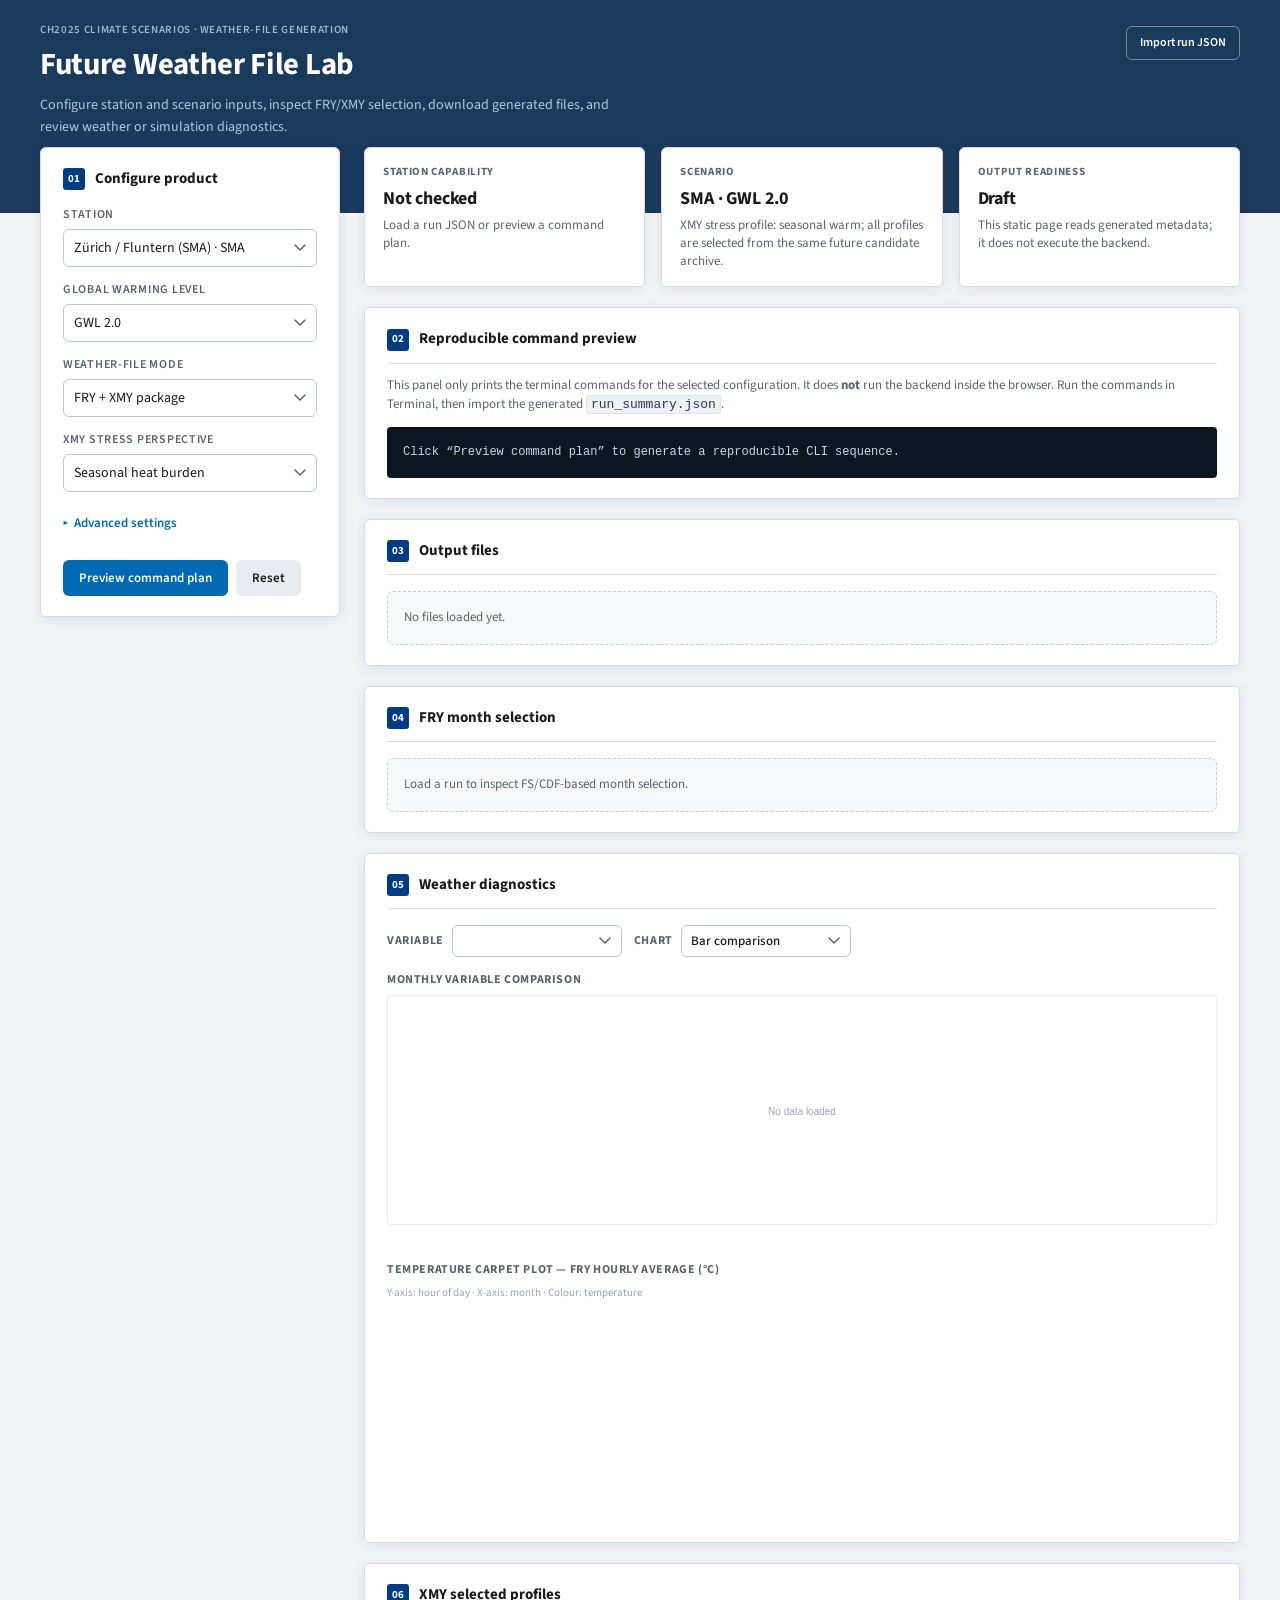
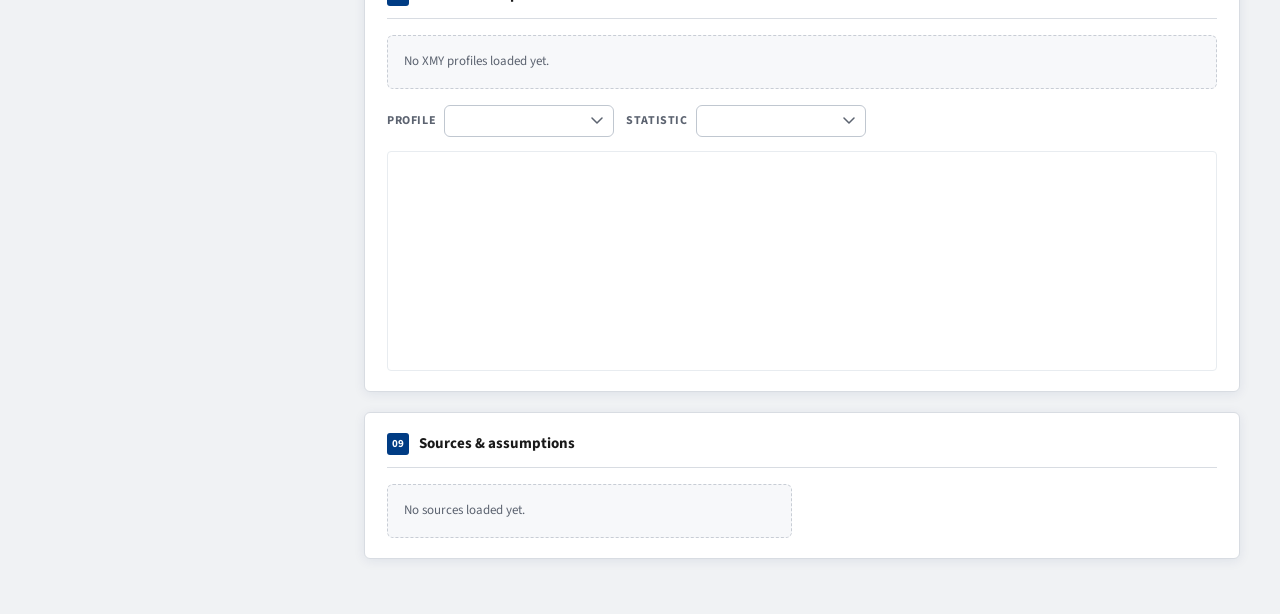
<file: frontend/index.html>
<!doctype html>
<html lang="en">
<head>
  <meta charset="utf-8" />
  <meta name="viewport" content="width=device-width, initial-scale=1" />
  <title>CH2025 Future Weather File Lab</title>
  <link rel="stylesheet" href="styles.css" />
</head>
<body>
  <div id="chartTooltip" class="chart-tooltip" hidden></div>

  <header class="hero hero-compact">
    <div>
      <p class="eyebrow">CH2025 Climate scenarios · Weather-file generation</p>
      <h1><strong>Future Weather File Lab</strong></h1>
      <p class="hero-copy">Configure station and scenario inputs, inspect FRY/XMY selection, download generated files, and review weather or simulation diagnostics.</p>
    </div>
    <div class="hero-actions">
      <label class="button button-outline file-label">
        Import run JSON
        <input id="jsonInput" type="file" accept="application/json" />
      </label>
    </div>
  </header>

  <main class="app-shell">
    <aside class="config-panel">
      <section class="card sticky-card">
        <div class="card-header no-rule"><span class="step">01</span><h2>Configure product</h2></div>

        <label class="field"><span class="field-label">Station</span><select id="stationSelect">
          <option value="SMA">Zürich / Fluntern · SMA</option><option value="BAS">Basel / Binningen · BAS</option><option value="BER">Bern / Zollikofen · BER</option><option value="LUG">Lugano · LUG</option>
        </select></label>
        <label class="field"><span class="field-label">Global warming level</span><select id="gwlSelect">
          <option value="gwl1.5">GWL 1.5</option><option value="gwl2.0" selected>GWL 2.0</option><option value="gwl2.5">GWL 2.5</option><option value="gwl3.0">GWL 3.0</option>
        </select></label>
        <label class="field"><span class="field-label">Weather-file mode</span><select id="modeSelect">
          <option value="fry">FRY — future reference year</option><option value="xmy">XMY — fit-for-purpose stress file</option><option value="both" selected>FRY + XMY package</option>
        </select></label>
        <label class="field"><span class="field-label">XMY stress perspective</span><select id="profileSelect">
          <option value="seasonal_warm">Seasonal heat burden</option><option value="peak_event">Peak heat event</option><option value="sustained_heat">Sustained heatwave</option><option value="nocturnal_heat">Nocturnal heat stress</option>
        </select></label>
        <details class="details-block"><summary>Advanced settings</summary>
          <label class="field"><span class="field-label">Warm season definition</span><select id="seasonSelect">
            <option value="JJA" selected>JJA · June–August</option><option value="MJJAS">MJJAS · May–September</option><option value="AMJJAS">AMJJAS · April–September</option>
          </select></label>
        </details>
        <div class="button-row"><button id="buildCommandBtn" class="button button-primary">Preview command plan</button><button id="resetBtn" class="button button-secondary">Reset</button></div>
      </section>
    </aside>

    <section class="content-panel">
      <section class="status-grid">
        <article class="card status-card"><p class="label">Station capability</p><h3 id="capabilityLevel">Not checked</h3><p id="capabilityReason" class="muted">Load a run JSON or preview a command plan.</p></article>
        <article class="card status-card"><p class="label">Scenario</p><h3 id="scenarioLabel">SMA · GWL 2.0</h3><p id="methodLabel" class="muted">FRY: FS ranking over tas / hurs / rsds + official tasmax/tasmin tie-break.</p></article>
        <article class="card status-card"><p class="label">Output readiness</p><h3 id="outputReadiness">Draft</h3><p class="muted">This static page reads generated metadata; it does not execute the backend.</p></article>
      </section>

      <section class="card command-card">
        <div class="card-header"><span class="step">02</span><h2>Reproducible command preview</h2></div>
        <p class="section-note">This panel only prints the terminal commands for the selected configuration. It does <strong>not</strong> run the backend inside the browser. Run the commands in Terminal, then import the generated <code>run_summary.json</code>.</p>
        <pre id="commandBlock">Click “Preview command plan” to generate a reproducible CLI sequence.</pre>
      </section>

      <article class="card">
        <div class="card-header"><span class="step">03</span><h2>Output files</h2></div>
        <div id="fileList" class="file-list empty-state">No files loaded yet.</div>
      </article>

      <article class="card">
        <div class="card-header"><span class="step">04</span><h2>FRY month selection</h2></div>
        <div id="selectionProcess" class="selection-panel empty-state">Load a run to inspect FS/CDF-based month selection.</div>
      </article>

      <section class="card">
        <div class="card-header"><span class="step">05</span><h2>Weather diagnostics</h2></div>
        <div class="chart-toolbar">
          <label>Variable <select id="weatherVariableSelect"></select></label>
          <label>Chart <select id="weatherChartType"><option value="bar">Bar comparison</option><option value="line">Line comparison</option></select></label>
        </div>
        <div class="chart-section"><p id="weatherChartTitle" class="chart-title">Monthly variable comparison</p><canvas id="weatherVariableChart" height="230" style="width:100%"></canvas><div id="weatherLegend" class="chart-legend"></div></div>
        <div class="chart-section" style="margin-top:24px"><p class="chart-title">Temperature carpet plot — FRY hourly average (°C)</p><p class="chart-subtitle">Y-axis: hour of day · X-axis: month · Colour: temperature</p><canvas id="carpetChart" height="200" style="width:100%"></canvas><div id="carpetLegend" style="margin-top:8px"></div></div>
      </section>

      <article class="card">
        <div class="card-header"><span class="step">06</span><h2>XMY selected profiles</h2></div>
        <div id="xmyCards" class="xmy-card-grid empty-state">No XMY profiles loaded yet.</div>
        <div class="chart-toolbar toolbar-spaced"><label>Profile <select id="xmyProfileSelect"></select></label><label>Statistic <select id="xmyStatSelect"></select></label></div>
        <canvas id="xmyStatChart" height="220" style="width:100%"></canvas>
      </article>

      <article class="card" id="bpsMetricsCard">
        <div class="card-header"><span class="step">07</span><h2>BPS metrics</h2></div>
        <div id="metricsTable" class="table-wrap empty-state">No simulation metrics loaded yet.</div>
      </article>

      <article class="card" id="simulationComparisonCard">
        <div class="card-header"><span class="step">08</span><h2>Simulation result comparison</h2></div>
        <p class="section-note">This panel is reserved for Honeybee / OpenStudio / EnergyPlus outputs. Choose one or more metrics after BPS results are available.</p>
        <div id="simulationControls" class="metric-checkboxes empty-state">No BPS results loaded yet.</div>
        <canvas id="simulationChart" height="260" style="width:100%"></canvas>
      </article>

      <article class="card">
        <div class="card-header"><span class="step">09</span><h2>Sources &amp; assumptions</h2></div>
        <div class="two-column"><div><div id="sourceList" class="source-list empty-state">No sources loaded yet.</div></div><div><ul id="assumptionList" class="assumption-list"></ul></div></div>
      </article>
    </section>
  </main>
  <script src="app.js"></script>
</body>
</html>
</file>
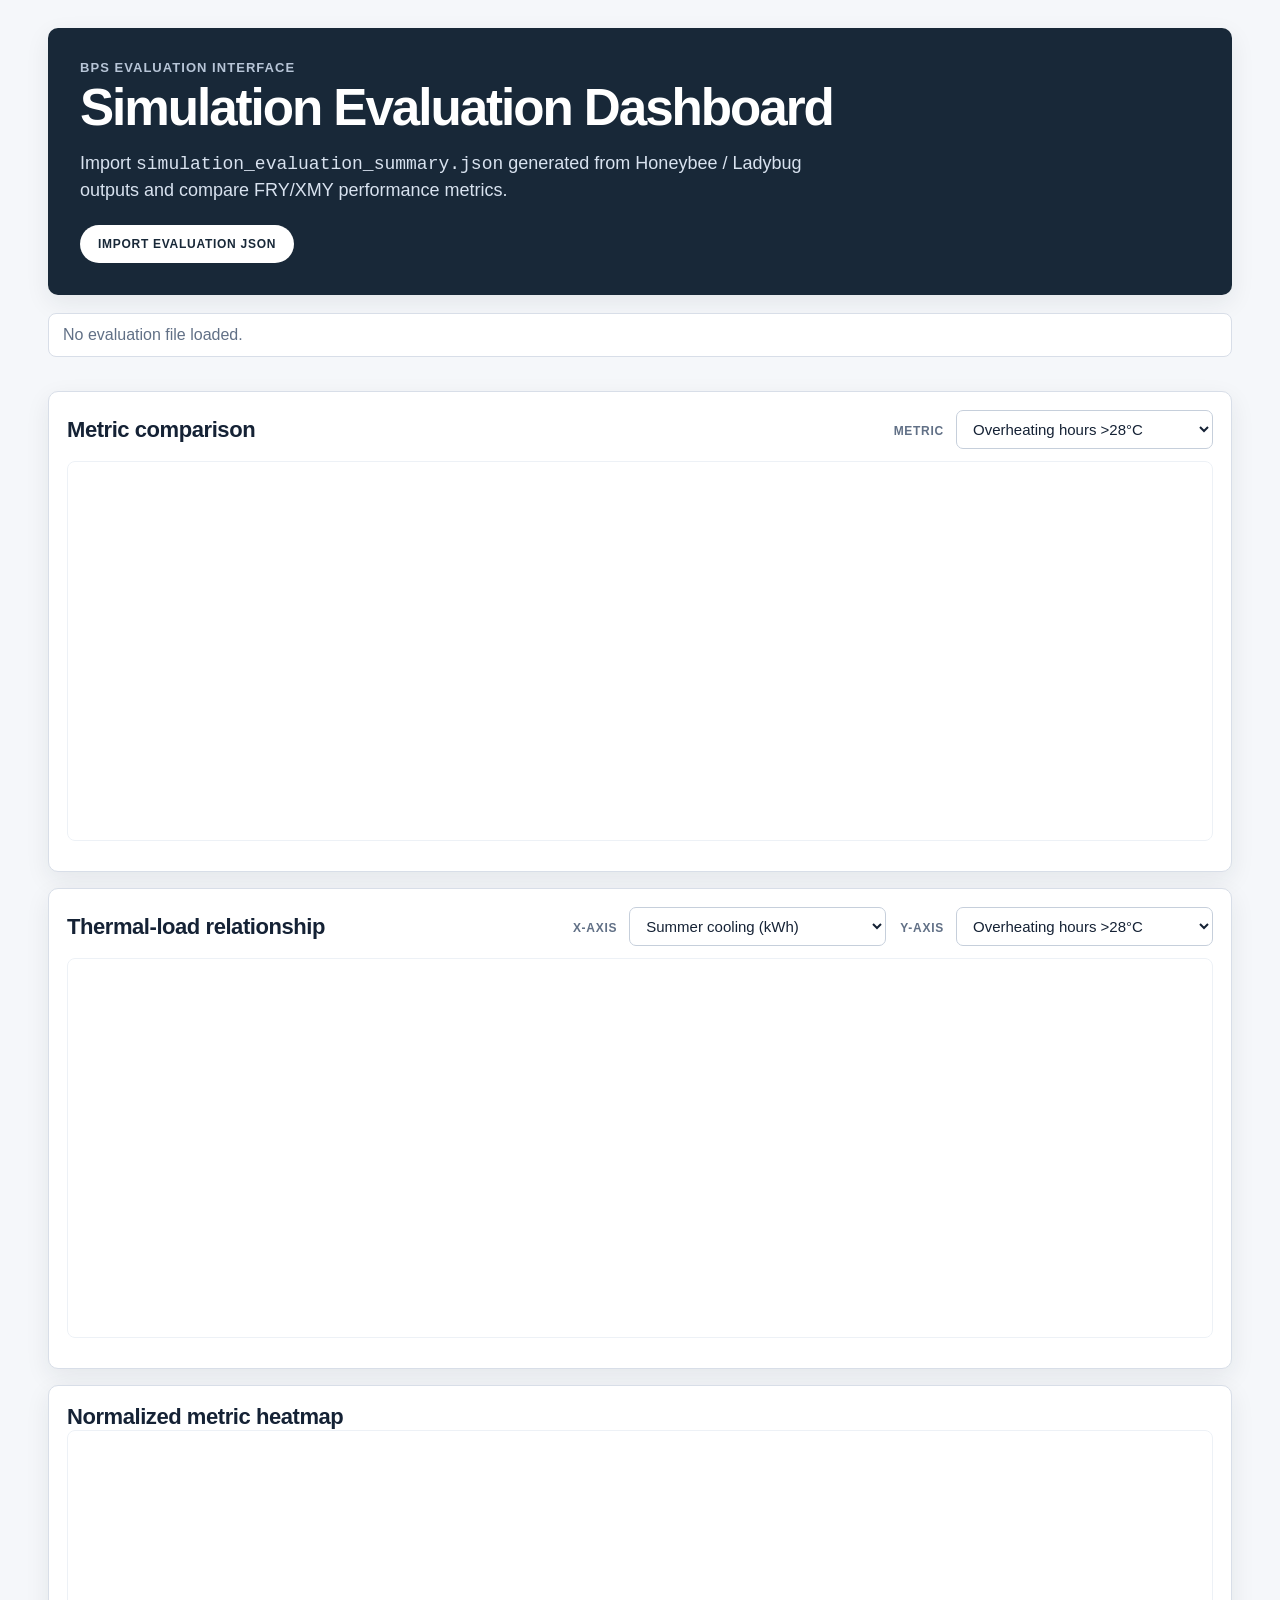
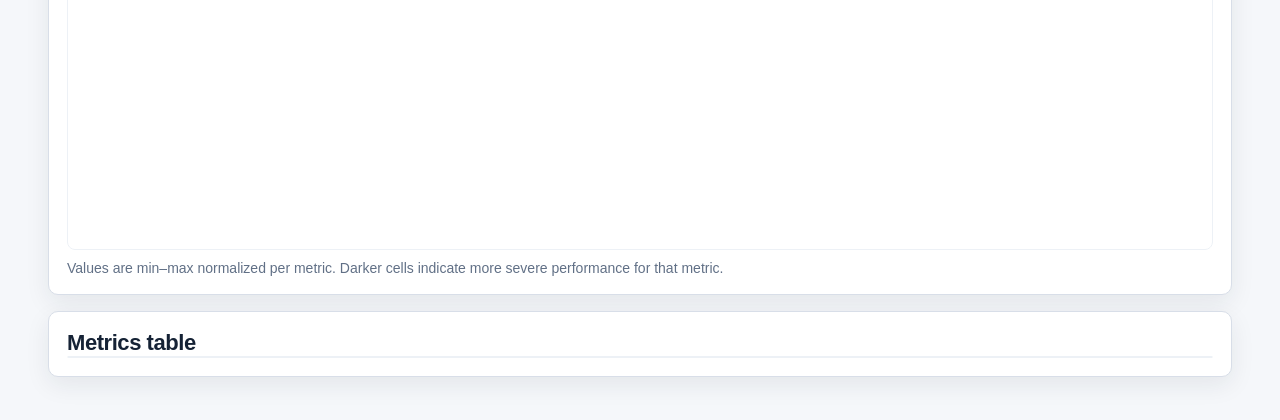
<file: frontend/simulation_evaluation_dashboard.html>
<!doctype html>
<html lang="en">
<head>
  <meta charset="utf-8" />
  <meta name="viewport" content="width=device-width, initial-scale=1" />
  <title>Simulation Evaluation Dashboard</title>
  <link rel="stylesheet" href="simulation_evaluation_dashboard.css" />
</head>
<body>
  <main class="page">
    <header class="hero">
      <p class="eyebrow">BPS evaluation interface</p>
      <h1>Simulation Evaluation Dashboard</h1>
      <p class="subtitle">Import <code>simulation_evaluation_summary.json</code> generated from Honeybee / Ladybug outputs and compare FRY/XMY performance metrics.</p>
      <div class="actions">
        <label class="button primary">
          Import evaluation JSON
          <input id="jsonInput" type="file" accept=".json,application/json" hidden />
        </label>
      </div>
    </header>

    <section id="status" class="status">No evaluation file loaded.</section>

    <section class="grid cards" id="cards"></section>

    <section class="panel">
      <div class="panel-title-row">
        <h2>Metric comparison</h2>
        <div class="controls">
          <label>Metric
            <select id="metricSelect"></select>
          </label>
        </div>
      </div>
      <div class="chart-wrap">
        <canvas id="barChart"></canvas>
      </div>
      <div id="barLegend" class="legend"></div>
    </section>

    <section class="panel">
      <div class="panel-title-row">
        <h2>Thermal-load relationship</h2>
        <div class="controls two">
          <label>X-axis
            <select id="scatterX"></select>
          </label>
          <label>Y-axis
            <select id="scatterY"></select>
          </label>
        </div>
      </div>
      <div class="chart-wrap">
        <canvas id="scatterChart"></canvas>
      </div>
      <div id="scatterLegend" class="legend"></div>
    </section>

    <section class="panel">
      <h2>Normalized metric heatmap</h2>
      <div class="chart-wrap heatmap-wrap">
        <canvas id="heatmapChart"></canvas>
      </div>
      <p class="note">Values are min–max normalized per metric. Darker cells indicate more severe performance for that metric.</p>
    </section>

    <section class="panel">
      <h2>Metrics table</h2>
      <div class="table-wrap">
        <table id="metricsTable"></table>
      </div>
    </section>
  </main>

  <div id="tooltip" class="tooltip" hidden></div>
  <script src="simulation_evaluation_dashboard.js"></script>
</body>
</html>
</file>
<file: frontend/styles.css>
@import url('https://fonts.googleapis.com/css2?family=Source+Sans+3:wght@300;400;600;700&display=swap');

:root {
  --font: 'Source Sans 3', 'Helvetica Neue', Helvetica, Arial, sans-serif;
  --bg:       #f0f2f4;
  --surface:  #ffffff;
  --ink:      #1a1a1a;
  --muted:    #5c6370;
  --line:     #d8dce2;
  --brand:    #003c84;
  --brand-2:  #0069b4;
  --accent:   #e20020;
  --accent-soft: #fdeaec;
  --blue-soft: #e3eff8;
  --green:    #3a8c70;
  --orange:   #e07020;
  --shadow:   0 2px 12px rgba(0,40,100,0.08);
  --radius:   6px;
}

* { box-sizing: border-box; }
body { margin: 0; color: var(--ink); background: var(--bg); font-family: var(--font); font-size: 15px; line-height: 1.5; }

/* ── Hero / header ───────────────────────────────── */
.hero {
  background: #1a3a5c;
  color: white;
  padding: 28px 40px 90px;
  display: flex;
  justify-content: space-between;
  align-items: flex-start;
  gap: 24px;
}
.eyebrow {
  margin: 0 0 8px;
  color: #9bb8d0;
  font-weight: 600;
  letter-spacing: 0.06em;
  text-transform: uppercase;
  font-size: 11px;
}
.hero h1 {
  margin: 0;
  font-size: clamp(20px, 2.4vw, 34px);
  font-weight: 300;
  line-height: 1.2;
  letter-spacing: -0.01em;
}
.hero h1 strong { font-weight: 700; }
.hero-copy {
  max-width: 600px;
  color: #b0c8dd;
  font-size: 14px;
  line-height: 1.55;
  margin: 12px 0 0;
}
.hero-actions {
  display: flex;
  gap: 10px;
  flex-wrap: wrap;
  justify-content: flex-end;
  padding-top: 4px;
  flex-shrink: 0;
}

/* ── Main shell ──────────────────────────────────── */
.app-shell {
  display: grid;
  grid-template-columns: 300px 1fr;
  gap: 24px;
  padding: 0 40px 56px;
  margin-top: -66px;
  align-items: start;
}
.config-panel { min-width: 0; }
.content-panel { min-width: 0; display: flex; flex-direction: column; gap: 20px; }

/* ── Cards ───────────────────────────────────────── */
.card {
  background: var(--surface);
  border: 1px solid var(--line);
  border-radius: var(--radius);
  box-shadow: var(--shadow);
  padding: 20px 22px;
}
.card--flush { padding: 0; overflow: hidden; }
.sticky-card { position: sticky; top: 16px; }
.card-header {
  display: flex;
  align-items: center;
  gap: 10px;
  margin-bottom: 16px;
  padding-bottom: 12px;
  border-bottom: 1px solid var(--line);
}
.card-header.no-rule { border-bottom: none; padding-bottom: 0; }
.card h2 { margin: 0; font-size: 15px; font-weight: 700; letter-spacing: 0; color: var(--ink); }
.step {
  display: inline-flex;
  min-width: 22px; height: 22px;
  border-radius: 3px;
  align-items: center;
  justify-content: center;
  background: var(--brand);
  color: white;
  font-size: 11px;
  font-weight: 700;
  letter-spacing: 0.02em;
  padding: 0 5px;
}

/* ── Config panel form ───────────────────────────── */
.field { display: block; margin: 14px 0; }
.field-label {
  display: block;
  font-weight: 600;
  font-size: 12px;
  color: var(--muted);
  text-transform: uppercase;
  letter-spacing: 0.06em;
  margin-bottom: 5px;
}
select {
  width: 100%;
  border: 1px solid #c0c7d0;
  border-radius: var(--radius);
  padding: 8px 10px;
  font-size: 14px;
  font-family: var(--font);
  color: var(--ink);
  background: white;
  appearance: none;
  background-image: url("data:image/svg+xml,%3Csvg xmlns='http://www.w3.org/2000/svg' width='12' height='8' fill='none'%3E%3Cpath d='M1 1l5 5 5-5' stroke='%235c6370' stroke-width='1.5' stroke-linecap='round' stroke-linejoin='round'/%3E%3C/svg%3E");
  background-repeat: no-repeat;
  background-position: right 10px center;
  cursor: pointer;
}
select:focus { outline: 2px solid var(--brand-2); outline-offset: 1px; border-color: var(--brand-2); }

.details-block { margin-top: 14px; }
.details-block summary {
  cursor: pointer;
  color: var(--brand-2);
  font-weight: 600;
  font-size: 13px;
  padding: 8px 0;
  list-style: none;
  display: flex;
  align-items: center;
  gap: 6px;
}
.details-block summary::before {
  content: '▶';
  font-size: 9px;
  color: var(--brand-2);
  transition: transform 0.15s;
}
.details-block[open] summary::before { transform: rotate(90deg); }

.button-row { display: flex; gap: 8px; margin-top: 18px; }
.button {
  border: 0;
  border-radius: var(--radius);
  padding: 9px 16px;
  font-weight: 600;
  font-family: var(--font);
  cursor: pointer;
  font-size: 13px;
  display: inline-flex;
  align-items: center;
  gap: 6px;
  text-decoration: none;
  white-space: nowrap;
  transition: background 0.12s, opacity 0.12s;
}
.button:hover { opacity: 0.88; }
.button-primary   { background: var(--brand-2); color: white; }
.button-secondary { background: #e8ecf0; color: var(--ink); }
.button-light     { background: white; color: var(--brand); font-size: 12px; padding: 7px 13px; }
.button-outline   { background: transparent; color: white; border: 1px solid rgba(255,255,255,0.4); font-size: 12px; padding: 7px 13px; }
.button-download  { background: var(--blue-soft); color: var(--brand-2); font-size: 12px; padding: 5px 10px; border-radius: 4px; border: 1px solid #bcd5e8; }
.file-label input { display: none; }

/* ── Status grid ─────────────────────────────────── */
.status-grid { display: grid; grid-template-columns: repeat(3, 1fr); gap: 16px; }
.status-card { padding: 16px 18px; }
.status-card .label {
  color: var(--muted);
  font-weight: 700;
  font-size: 11px;
  text-transform: uppercase;
  letter-spacing: 0.06em;
  margin: 0 0 8px;
}
.status-card h3 {
  margin: 0 0 6px;
  font-size: 18px;
  font-weight: 700;
  letter-spacing: -0.01em;
  line-height: 1.2;
}
.status-card .muted { color: var(--muted); font-size: 13px; line-height: 1.4; margin: 0; }

/* ── Command block ───────────────────────────────── */
.command-card pre {
  background: #0d1520;
  color: #c8d8e8;
  border-radius: 4px;
  padding: 16px;
  overflow: auto;
  line-height: 1.6;
  font-size: 12px;
  margin: 0;
  font-family: 'SF Mono', 'Fira Code', ui-monospace, monospace;
}

/* ── Two-column layout ───────────────────────────── */
.two-column { display: grid; grid-template-columns: 1fr 1fr; gap: 20px; }

/* ── File list ───────────────────────────────────── */
.file-list { display: flex; flex-direction: column; gap: 10px; }
.file-item {
  border: 1px solid #dde3ea;
  border-radius: 5px;
  padding: 12px 14px;
  background: #fafbfc;
  display: flex;
  align-items: flex-start;
  justify-content: space-between;
  gap: 10px;
}
.file-item-left { flex: 1; min-width: 0; }
.file-top { display: flex; align-items: center; gap: 8px; margin-bottom: 4px; }
.file-type {
  background: var(--brand);
  color: white;
  border-radius: 3px;
  font-size: 10px;
  padding: 2px 5px;
  font-weight: 700;
  letter-spacing: 0.04em;
  flex-shrink: 0;
}
.file-label-text { font-weight: 600; font-size: 14px; }
.file-path {
  color: var(--muted);
  font-family: 'SF Mono', 'Fira Code', ui-monospace, monospace;
  font-size: 11px;
  word-break: break-all;
  line-height: 1.4;
}
.file-meta { display: flex; align-items: center; gap: 8px; margin-top: 5px; }
.status-pill {
  display: inline-flex;
  border-radius: 3px;
  padding: 2px 7px;
  font-size: 11px;
  font-weight: 600;
  letter-spacing: 0.02em;
}
.pill-ready    { color: #1a6e40; background: #e3f4ec; }
.pill-pending  { color: #7a4800; background: #fff0d6; }
.file-size     { color: var(--muted); font-size: 11px; }
.file-item-right { flex-shrink: 0; padding-top: 2px; }

/* ── Sources ─────────────────────────────────────── */
.source-list { display: flex; flex-direction: column; gap: 10px; }
.source-item { border: 1px solid #dde3ea; border-radius: 5px; padding: 10px 12px; background: #fafbfc; }
.source-item a { color: var(--brand-2); font-weight: 600; font-size: 13px; text-decoration: none; }
.source-item a:hover { text-decoration: underline; }
.source-item p { color: var(--muted); margin: 4px 0 0; font-size: 12px; line-height: 1.4; }
.assumption-list {
  color: var(--muted);
  font-size: 13px;
  line-height: 1.6;
  padding-left: 18px;
  margin: 14px 0 0;
}
.assumption-list li + li { margin-top: 4px; }

/* ── Selection process ───────────────────────────── */
.selection-table-wrap { overflow-x: auto; }
.selection-table {
  width: 100%;
  border-collapse: collapse;
  font-size: 13px;
}
.selection-table th {
  padding: 8px 10px;
  text-align: left;
  color: var(--muted);
  font-size: 11px;
  font-weight: 700;
  text-transform: uppercase;
  letter-spacing: 0.05em;
  border-bottom: 2px solid var(--line);
  white-space: nowrap;
}
.selection-table td {
  padding: 8px 10px;
  border-bottom: 1px solid #eaeef2;
  vertical-align: top;
}
.selection-table tr:last-child td { border-bottom: none; }
.selection-table tr:hover td { background: #f7f9fb; }
.year-pill {
  display: inline-block;
  padding: 2px 8px;
  border-radius: 3px;
  font-weight: 700;
  font-size: 12px;
  font-variant-numeric: tabular-nums;
}
.fs-bar-wrap { display: flex; align-items: center; gap: 6px; }
.fs-bar-bg { width: 60px; height: 6px; background: #e8ecf0; border-radius: 3px; overflow: hidden; flex-shrink: 0; }
.fs-bar-fill { height: 100%; border-radius: 3px; }
.fs-val { font-size: 12px; color: var(--muted); font-variant-numeric: tabular-nums; }
.reason-text { color: var(--muted); font-size: 12px; line-height: 1.4; }
.delta-text { color: var(--accent); font-weight: 600; font-size: 12px; font-variant-numeric: tabular-nums; }

/* ── Charts ──────────────────────────────────────── */
.chart-section { display: flex; flex-direction: column; gap: 6px; }
.chart-title {
  font-size: 12px;
  font-weight: 700;
  color: var(--muted);
  text-transform: uppercase;
  letter-spacing: 0.05em;
  margin: 0;
}
.chart-subtitle { font-size: 11px; color: #9aa3af; margin: 0; }
canvas {
  max-width: 100%;
  border-radius: 4px;
  background: white;
  display: block;
}
.chart-grid { display: grid; grid-template-columns: 1fr 1fr; gap: 24px; }
.chart-full { width: 100%; }
.chart-legend {
  display: flex;
  align-items: center;
  gap: 16px;
  flex-wrap: wrap;
  margin-top: 6px;
}
.legend-item {
  display: flex;
  align-items: center;
  gap: 5px;
  font-size: 11px;
  color: var(--muted);
}
.legend-swatch {
  width: 20px;
  height: 4px;
  border-radius: 2px;
  flex-shrink: 0;
}
.legend-swatch.dashed {
  background: repeating-linear-gradient(90deg, var(--swatch-color, #999) 0 5px, transparent 5px 9px);
}

/* ── Metrics table ───────────────────────────────── */
.table-wrap { overflow-x: auto; }
table { width: 100%; border-collapse: collapse; font-size: 13px; }
th, td { padding: 9px 10px; border-bottom: 1px solid #eaeef2; text-align: left; }
th { color: var(--muted); font-size: 11px; text-transform: uppercase; letter-spacing: 0.05em; font-weight: 700; border-bottom: 2px solid var(--line); }
tr:last-child td { border-bottom: none; }
tr:hover td { background: #f7f9fb; }
td:not(:first-child) { font-variant-numeric: tabular-nums; }

.empty-state {
  color: var(--muted);
  background: #f7f8fa;
  border: 1px dashed #c8cdd5;
  border-radius: var(--radius);
  padding: 16px;
  font-size: 13px;
}

/* ── Responsive ──────────────────────────────────── */
@media (max-width: 1020px) {
  .federal-bar { padding: 6px 20px; }
  .hero { padding: 20px 20px 80px; flex-direction: column; }
  .hero-actions { padding-top: 0; justify-content: flex-start; }
  .app-shell { grid-template-columns: 1fr; padding: 0 20px 48px; }
  .sticky-card { position: static; }
  .status-grid, .two-column, .chart-grid { grid-template-columns: 1fr; }
}

/* ── XMY selected profile cards ───────────────────────────── */
.xmy-card-grid {
  display: grid;
  grid-template-columns: repeat(2, minmax(0, 1fr));
  gap: 10px;
}
.xmy-card {
  border: 1px solid #dde3ea;
  border-radius: 5px;
  background: #fafbfc;
  padding: 12px 14px;
  min-width: 0;
}
.xmy-card-top { display: flex; align-items: center; gap: 7px; font-size: 13px; }
.profile-dot { display: inline-block; width: 9px; height: 9px; border-radius: 50%; background: var(--brand-2); flex: 0 0 auto; }
.profile-seasonal_warm { background: #0069b4; }
.profile-peak_event { background: #e07020; }
.profile-sustained_heat { background: #e20020; }
.profile-nocturnal_heat { background: #6a3090; }
.xmy-score { margin: 8px 0 6px; display: flex; align-items: baseline; gap: 6px; }
.xmy-score span { font-size: 24px; line-height: 1; font-weight: 700; color: var(--ink); font-variant-numeric: tabular-nums; }
.xmy-score small { color: var(--muted); font-size: 11px; }
.xmy-meta { display: flex; flex-wrap: wrap; gap: 6px; font-size: 11px; color: var(--muted); margin: 4px 0; }
.xmy-meta span { background: #eef2f6; border: 1px solid #dde3ea; border-radius: 3px; padding: 2px 5px; }
.xmy-card p { margin: 7px 0 0; color: var(--muted); font-size: 12px; line-height: 1.35; }
.muted-inline { color: #9aa3af; }
@media (max-width: 720px) { .xmy-card-grid { grid-template-columns: 1fr; } }

/* ── v4.2 frontend refinements ───────────────────────────────────────── */
.hero-compact { padding-top: 22px; padding-bottom: 74px; }
.section-note { color: var(--muted); font-size: 13px; line-height: 1.45; margin: -4px 0 12px; }
.section-note code { background:#eef2f6; border:1px solid #dde3ea; border-radius:3px; padding:1px 4px; color:#2b3a4b; }
.command-card pre { max-height: 260px; }
.file-accordion-list.empty-state { display:block; }
.file-accordion { border:1px solid #dde3ea; border-radius: var(--radius); background:#fafbfc; overflow:hidden; }
.file-accordion > summary { cursor:pointer; display:flex; align-items:center; justify-content:space-between; gap:12px; padding:14px 16px; font-size:14px; color:var(--ink); list-style:none; }
.file-accordion > summary::after { content:'▾'; color:var(--brand-2); font-size:13px; }
.file-accordion[open] > summary { border-bottom:1px solid #dde3ea; }
.file-accordion[open] > summary::after { transform: rotate(180deg); }
.accordion-hint { color:var(--muted); font-size:12px; }
.file-items-grid { display:grid; grid-template-columns:1fr; gap:10px; padding:12px; }
.compact-file-item { box-shadow:none; background:white; }
.muted-inline { color: var(--muted); }
.chart-toolbar { display:flex; gap:12px; align-items:center; flex-wrap:wrap; margin: 0 0 14px; }
.chart-toolbar label { font-size:12px; font-weight:700; color:var(--muted); text-transform:uppercase; letter-spacing:.05em; display:flex; align-items:center; gap:8px; }
.chart-toolbar select { min-width: 170px; width: auto; padding:6px 28px 6px 9px; font-size:13px; text-transform:none; letter-spacing:0; font-weight:500; }
.toolbar-spaced { margin-top: 16px; }
.selection-panel.empty-state { display:block; }
.compact-details { margin-top:14px; border:1px solid #dde3ea; border-radius:var(--radius); background:#fafbfc; }
.compact-details > summary { cursor:pointer; padding:10px 12px; color:var(--brand-2); font-weight:600; }
.compact-details .selection-table { background:white; }
.chart-tooltip { position:fixed; z-index:1000; pointer-events:none; background:rgba(13,21,32,.94); color:white; border-radius:4px; padding:7px 9px; font-size:12px; line-height:1.35; box-shadow:0 4px 14px rgba(0,0,0,.2); max-width:260px; }
.xmy-card-grid { display:grid; grid-template-columns: repeat(4, minmax(0, 1fr)); gap:10px; }
.xmy-card-grid.empty-state { display:block; }
.xmy-card { border:1px solid #dde3ea; border-radius:var(--radius); background:#fafbfc; padding:12px 12px; min-height:118px; }
.xmy-card p { margin:0 0 4px; color:var(--muted); font-size:11px; text-transform:uppercase; letter-spacing:.05em; font-weight:700; }
.xmy-card strong { display:block; font-size:23px; line-height:1.1; color:var(--ink); font-weight:700; }
.xmy-card span { display:block; color:var(--brand-2); font-size:12px; margin-top:3px; font-weight:600; }
.xmy-card small { display:block; color:var(--muted); font-size:11px; margin-top:8px; line-height:1.35; word-break:break-word; }
.metric-checkboxes { display:flex; flex-wrap:wrap; gap:8px 14px; margin-bottom:12px; }
.metric-checkboxes.empty-state { display:block; }
.metric-checkboxes label { font-size:13px; color:var(--muted); display:inline-flex; align-items:center; gap:5px; }
.metric-checkboxes input { accent-color: var(--brand-2); }
#cdfChart, #weatherVariableChart, #simulationChart, #xmyStatChart { border:1px solid #e8ecf0; }
@media (max-width: 1180px) { .xmy-card-grid { grid-template-columns: repeat(2, minmax(0,1fr)); } }
@media (max-width: 720px) { .xmy-card-grid { grid-template-columns:1fr; } .chart-toolbar { align-items:stretch; } .chart-toolbar label { flex-direction:column; align-items:flex-start; } .chart-toolbar select { width:100%; min-width:0; } }

/* ── Frontend stability fixes ────────────────────── */
.hidden { display: none !important; }
.chart-section { position: relative; min-height: 260px; overflow: hidden; }
.chart-section canvas, #cdfChart, #weatherVariableChart, #carpetChart, #xmyStatChart, #simulationChart {
  display: block;
  width: 100% !important;
  max-width: 100%;
  box-sizing: border-box;
}
#cdfChart { height: 280px !important; }
#weatherVariableChart { height: 230px !important; }
#carpetChart { height: 200px !important; }
#xmyStatChart { height: 220px !important; }
#simulationChart { height: 260px !important; }
.chart-toolbar select { max-width: 280px; }
.cdf-legend { display:flex; flex-wrap:wrap; gap:14px; margin-top:8px; color:#5c6370; font-size:12px; }
.cdf-legend .line { display:inline-block; width:28px; height:0; border-top:3px solid currentColor; vertical-align:middle; margin-right:6px; }
.cdf-legend .dash { border-top-style:dashed; }
.data-provenance-note { margin-top: 8px; color: #68758a; font-size: 12px; }

/* ── Metric description note (below XMY stat chart) ─ */
.metric-desc-note {
  display: flex;
  align-items: flex-start;
  gap: 7px;
  margin-top: 9px;
  padding: 7px 10px;
  background: #f5f7fa;
  border-left: 3px solid #b0c3d6;
  border-radius: 0 4px 4px 0;
  font-size: 12px;
  color: #5c6370;
  line-height: 1.5;
}
.metric-desc-note .desc-key {
  font-weight: 700;
  color: #003c84;
  white-space: nowrap;
  flex-shrink: 0;
}
.metric-desc-note .desc-text { flex: 1; }
</file>
<file: frontend/simulation_evaluation_dashboard.css>
:root {
  --ink: #152235;
  --muted: #617086;
  --line: #d8dee8;
  --panel: #ffffff;
  --bg: #f5f7fa;
  --blue: #075c93;
  --red: #e30621;
  --orange: #f47b20;
  --green: #4aa381;
  --purple: #7b61b8;
  --shadow: 0 8px 24px rgba(21, 34, 53, 0.08);
  font-family: "Source Sans 3", "Helvetica Neue", Arial, sans-serif;
}
* { box-sizing: border-box; }
body { margin: 0; background: var(--bg); color: var(--ink); }
.page { max-width: 1240px; margin: 0 auto; padding: 28px; }
.hero { background: #182838; color: white; padding: 32px; border-radius: 10px; box-shadow: var(--shadow); }
.eyebrow { margin: 0 0 8px; text-transform: uppercase; letter-spacing: .08em; font-weight: 700; font-size: 13px; color: #b7c5d7; }
h1 { margin: 0; font-size: clamp(28px, 4vw, 54px); line-height: .96; letter-spacing: -0.04em; }
.subtitle { max-width: 780px; margin: 18px 0 0; color: #d8e2ef; font-size: 18px; line-height: 1.45; }
.actions { margin-top: 22px; display: flex; gap: 12px; }
.button { cursor: pointer; display: inline-flex; align-items: center; justify-content: center; border-radius: 999px; padding: 12px 18px; font-weight: 700; }
.button.primary { background: #fff; color: #182838; }
.status { margin: 18px 0; padding: 12px 14px; border: 1px solid var(--line); background: #fff; border-radius: 8px; color: var(--muted); }
.grid.cards { display: grid; grid-template-columns: repeat(4, minmax(0, 1fr)); gap: 16px; margin-bottom: 16px; }
.card { background: #fff; border: 1px solid var(--line); border-radius: 10px; padding: 16px; box-shadow: var(--shadow); }
.card .label { color: var(--muted); font-weight: 800; text-transform: uppercase; letter-spacing: .05em; font-size: 12px; }
.card .value { margin-top: 8px; font-size: 28px; font-weight: 800; letter-spacing: -0.03em; }
.card .sub { margin-top: 4px; color: var(--muted); font-size: 14px; }
.panel { background: #fff; border: 1px solid var(--line); border-radius: 10px; padding: 18px; margin: 16px 0; box-shadow: var(--shadow); overflow: hidden; }
.panel-title-row { display: flex; justify-content: space-between; gap: 16px; align-items: center; margin-bottom: 12px; }
h2 { margin: 0; font-size: 22px; letter-spacing: -0.02em; }
.controls { display: flex; gap: 14px; align-items: center; }
.controls.two { min-width: 460px; }
label { color: var(--muted); font-weight: 800; text-transform: uppercase; letter-spacing: .06em; font-size: 12px; }
select { margin-left: 8px; min-width: 220px; padding: 9px 12px; border: 1px solid #c6cfdb; border-radius: 7px; background: #fff; color: var(--ink); font-size: 15px; }
.chart-wrap { position: relative; width: 100%; height: 380px; border: 1px solid #edf1f6; border-radius: 8px; overflow: hidden; background: #fff; }
.heatmap-wrap { height: 420px; }
canvas { display: block; width: 100%; height: 100%; }
.legend { display: flex; flex-wrap: wrap; gap: 10px 18px; margin-top: 12px; color: var(--muted); font-size: 14px; }
.legend-item { display: inline-flex; align-items: center; gap: 7px; }
.swatch { width: 12px; height: 12px; border-radius: 50%; display: inline-block; }
.table-wrap { overflow: auto; border: 1px solid #edf1f6; border-radius: 8px; }
table { width: 100%; border-collapse: collapse; font-size: 13px; }
th, td { padding: 9px 10px; border-bottom: 1px solid #edf1f6; white-space: nowrap; text-align: right; }
th:first-child, td:first-child { text-align: left; position: sticky; left: 0; background: #fff; }
th { color: var(--muted); text-transform: uppercase; letter-spacing: .05em; font-size: 11px; }
.note { color: var(--muted); font-size: 14px; margin: 10px 0 0; }
.tooltip { position: fixed; pointer-events: none; z-index: 1000; background: rgba(21, 34, 53, .96); color: #fff; padding: 8px 10px; border-radius: 6px; font-size: 13px; line-height: 1.35; max-width: 280px; box-shadow: var(--shadow); }
@media (max-width: 900px) { .grid.cards { grid-template-columns: 1fr 1fr; } .panel-title-row { flex-direction: column; align-items: flex-start; } .controls, .controls.two { width: 100%; flex-direction: column; align-items: stretch; min-width: 0; } select { width: 100%; margin-left: 0; margin-top: 6px; } }
</file>
